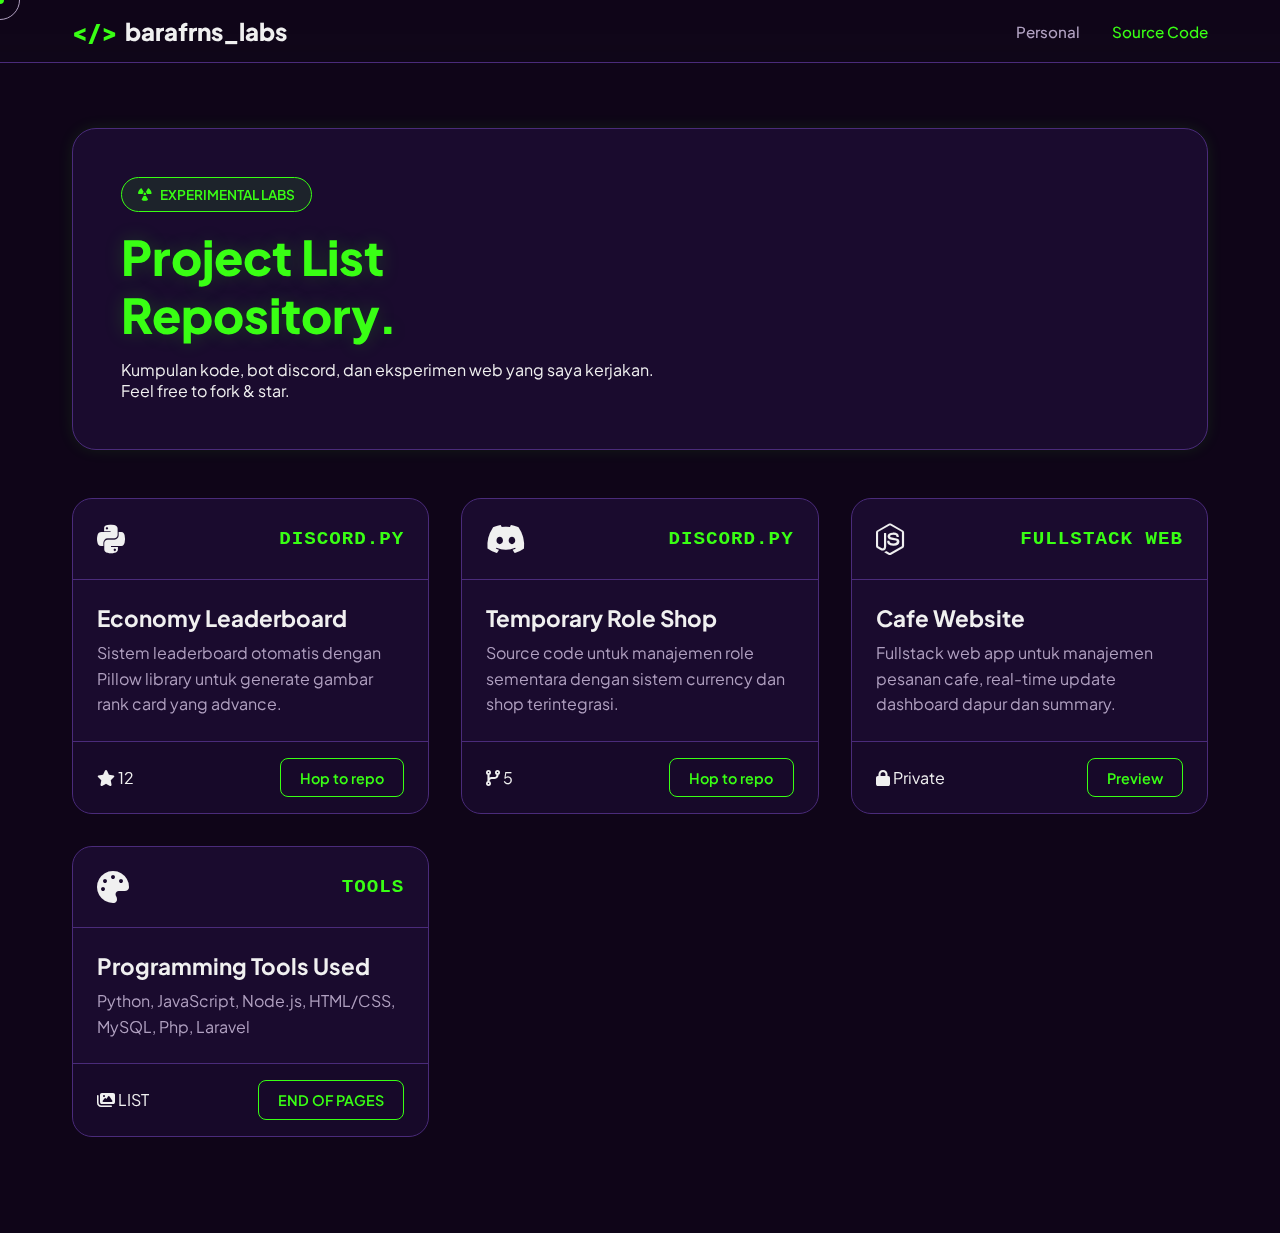
<file: projects.html>
<!DOCTYPE html>
<html lang="en" data-theme="hulk"> <head>
    <meta charset="UTF-8">
    <meta name="viewport" content="width=device-width, initial-scale=1.0">
    <title>Projects | Barafrns</title>
    <link href="https://unpkg.com/aos@2.3.1/dist/aos.css" rel="stylesheet">
    <link href="https://cdnjs.cloudflare.com/ajax/libs/font-awesome/6.4.0/css/all.min.css" rel="stylesheet">
    <link href="https://fonts.googleapis.com/css2?family=Plus+Jakarta+Sans:wght@300;500;700;800&display=swap" rel="stylesheet">
    <link rel="stylesheet" href="./style.css">
</head>
<body>
    <div class="cursor-dot" data-cursor-dot></div>
    <div class="cursor-outline" data-cursor-outline></div>

    <nav id="navbar">
        <div class="nav-container">
            <a href="index.html" class="logo"><span class="logo-symbol">&lt;/&gt;</span> barafrns_labs</a>
            
            <button id="hamburger" aria-label="Menu">
                <i class="fas fa-bars"></i>
            </button>

            <div class="nav-right" id="nav-menu">
                <ul id="nav-links">
                    <li><a href="index.html" class="nav-link">Personal</a></li>
                    <li><a href="projects.html" class="nav-link active">Source Code</a></li>
                </ul>
            </div>
        </div>
    </nav>

    <main>
        <section class="section projects-hero">
            <div class="project-header" data-aos="fade-down">
                <div class="status-badge hulk-badge">
                    <i class="fas fa-radiation"></i> EXPERIMENTAL LABS
                </div>
                <h1 class="hulk-title">Project List<br>Repository.</h1>
                <p>Kumpulan kode, bot discord, dan eksperimen web yang saya kerjakan. <br>Feel free to fork & star.</p>
            </div>

            <div class="code-grid">
                <div class="code-card" data-aos="fade-up" data-aos-delay="100">
                    <div class="code-header">
                        <i class="fab fa-python fa-2x"></i>
                        <span class="code-lang">DISCORD.PY</span>
                    </div>
                    <div class="code-body">
                        <h3>Economy Leaderboard</h3>
                        <p>Sistem leaderboard otomatis dengan Pillow library untuk generate gambar rank card yang advance.</p>
                    </div>
                    <div class="code-footer">
                        <span><i class="fas fa-star"></i> 12</span>
                        <a href="https://github.com/tfbarrr/Economy-leaderboard" class="btn-code">Hop to repo</a>
                    </div>
                </div>

                <div class="code-card" data-aos="fade-up" data-aos-delay="200">
                    <div class="code-header">
                        <i class="fab fa-discord fa-2x"></i>
                        <span class="code-lang">DISCORD.PY</span>
                    </div>
                    <div class="code-body">
                        <h3>Temporary Role Shop</h3>
                        <p>Source code untuk manajemen role sementara dengan sistem currency dan shop terintegrasi.</p>
                    </div>
                    <div class="code-footer">
                        <span><i class="fas fa-code-branch"></i> 5</span>
                        <a href="https://github.com/tfbarrr/Temprole-shop" class="btn-code">Hop to repo</a>
                    </div>
                </div>

                <div class="code-card" data-aos="fade-up" data-aos-delay="300">
                    <div class="code-header">
                        <i class="fab fa-node-js fa-2x"></i>
                        <span class="code-lang">FULLSTACK WEB</span>
                    </div>
                    <div class="code-body">
                        <h3>Cafe Website</h3>
                        <p>Fullstack web app untuk manajemen pesanan cafe, real-time update dashboard dapur dan summary.</p>
                    </div>
                    <div class="code-footer">
                        <span><i class="fas fa-lock"></i> Private</span>
                        <a href="https://staco.biz.id" class="btn-code">Preview</a>
                    </div>
                </div>

                <div class="code-card" data-aos="fade-up" data-aos-delay="400">
                    <div class="code-header">
                        <i class="fas fa-palette fa-2x"></i>
                        <span class="code-lang">TOOLS</span>
                    </div>
                    <div class="code-body">
                        <h3>Programming Tools Used</h3>
                        <p>Python, JavaScript, Node.js, HTML/CSS, MySQL, Php, Laravel</p>
                    </div>
                    <div class="code-footer">
                        <span><i class="fas fa-images"></i> LIST</span>
                        <a href="#" class="btn-code">END OF PAGES</a>
                    </div>
                </div>
            </div>
        </section>
    </main>

    <script src="https://unpkg.com/aos@2.3.1/dist/aos.js"></script>
    <script src="./script.js"></script>
</body>
</html>
</file>
<file: style.css>
/* =========================================
   1. VARIABLES & THEMES
   ========================================= */
:root {
    --font-main: 'Plus Jakarta Sans', sans-serif;

    /* DEFAULT LIGHT THEME */
    --bg-color: #f8f9fa;
    --card-bg: #ffffff;
    --text-primary: #1a1a1a;
    --text-secondary: #666666;
    --accent-color: #5865f2; /* Discord Blue */
    --accent-hover: #4752c4;
    --border-color: #e5e7eb;
    --shadow-sm: 0 4px 6px -1px rgba(0, 0, 0, 0.1);
    --shadow-md: 0 10px 15px -3px rgba(0, 0, 0, 0.1);
}

/* DARK THEME */
[data-theme="dark"] {
    --bg-color: #0a0a0c;
    --card-bg: #16161a;
    --text-primary: #fffffe;
    --text-secondary: #94a1b2;
    --accent-color: #7f5af0; /* Purple accent */
    --accent-hover: #6246ea;
    --border-color: #242629;
    --shadow-sm: 0 4px 6px -1px rgba(0, 0, 0, 0.5);
    --shadow-md: 0 10px 15px -3px rgba(0, 0, 0, 0.5);
}

/* HULK THEME (For Projects Page) */
[data-theme="hulk"] {
    --bg-color: #0f0518; /* Deep Purple BG */
    --card-bg: #1a0b2e;  /* Lighter Purple Card */
    --text-primary: #f0f0f0;
    --text-secondary: #b0a0c0;
    --accent-color: #39ff14; /* Neon Green */
    --accent-hover: #32cd32;
    --border-color: #4a2b7a;
    --shadow-sm: 0 0 15px rgba(57, 255, 20, 0.1);
    --shadow-md: 0 0 30px rgba(57, 255, 20, 0.15);
}

/* =========================================
   2. RESET & BASE STYLES
   ========================================= */
* { margin: 0; padding: 0; box-sizing: border-box; cursor: none; /* Hide default cursor */ }

html { scroll-behavior: smooth; }

body {
    background-color: var(--bg-color);
    color: var(--text-primary);
    font-family: var(--font-main);
    transition: background-color 0.3s ease, color 0.3s ease;
    overflow-x: hidden;
}

/* =========================================
   3. CUSTOM CURSOR
   ========================================= */
.cursor-dot, .cursor-outline {
    position: fixed; top: 0; left: 0;
    transform: translate(-50%, -50%);
    border-radius: 50%; z-index: 9999;
    pointer-events: none;
}
.cursor-dot { width: 8px; height: 8px; background-color: var(--accent-color); }
.cursor-outline {
    width: 40px; height: 40px;
    border: 1px solid var(--text-secondary);
    transition: width 0.2s, height 0.2s, background-color 0.2s;
}

/* =========================================
   4. NAVBAR
   ========================================= */
nav {
    position: fixed; top: 0; width: 100%; z-index: 100;
    backdrop-filter: blur(12px);
    background: rgba(var(--card-bg), 0.8); /* Fallback */
    border-bottom: 1px solid var(--border-color);
    padding: 1rem 0;
    transition: all 0.3s ease;
}

.nav-container {
    max-width: 1200px; margin: 0 auto; padding: 0 2rem;
    display: flex; justify-content: space-between; align-items: center;
}

.logo {
    font-weight: 800; font-size: 1.5rem; text-decoration: none;
    color: var(--text-primary); display: flex; align-items: center; gap: 0.5rem;
}
.logo-symbol { color: var(--accent-color); }

.nav-right { display: flex; align-items: center; gap: 2rem; }
#nav-links { list-style: none; display: flex; gap: 2rem; }

.nav-link {
    text-decoration: none; color: var(--text-secondary);
    font-weight: 500; transition: color 0.3s;
    font-size: 0.95rem;
}
.nav-link:hover, .nav-link.active { color: var(--accent-color); }

#theme-toggle {
    background: none; border: 1px solid var(--border-color);
    color: var(--text-primary); padding: 0.5rem; border-radius: 50%;
    cursor: none; width: 40px; height: 40px; display: grid; place-items: center;
    transition: all 0.3s;
}
#theme-toggle:hover { 
    background: var(--accent-color); 
    color: var(--bg-color); 
    border-color: var(--accent-color); 
}

/* =========================================
   5. HERO SECTION (BENTO GRID)
   ========================================= */
.hero-section {
    min-height: 100vh; 
    padding: 8rem 2rem 4rem;
    max-width: 1200px; 
    margin: 0 auto;
    display: flex; 
    align-items: center;
}

.bento-grid {
    display: grid;
    grid-template-columns: 1.5fr 1fr 1fr;
    grid-template-rows: 320px 220px;
    gap: 1.5rem; 
    width: 100%;
}

.bento-item {
    background: var(--card-bg); 
    border-radius: 24px;
    padding: 2rem; 
    border: 1px solid var(--border-color);
    box-shadow: var(--shadow-sm); 
    position: relative; 
    overflow: hidden;
    transition: transform 0.4s cubic-bezier(0.2, 0.8, 0.2, 1), border-color 0.3s;
}

.bento-item:hover {
    transform: translateY(-5px); 
    box-shadow: var(--shadow-md);
    border-color: var(--accent-color);
}

/* Grid Assignments */
.intro-card { grid-column: 1 / 2; grid-row: 1 / 3; display: flex; flex-direction: column; justify-content: space-between; }
.photo-card { grid-column: 2 / 3; grid-row: 1 / 2; padding: 0; }
.social-card { grid-column: 3 / 4; grid-row: 1 / 2; display: flex; flex-direction: column; justify-content: space-between; background: var(--accent-color); border: none; }
.map-card { grid-column: 2 / 4; grid-row: 2 / 3; display: flex; align-items: center; justify-content: center; background-image: url('https://upload.wikimedia.org/wikipedia/commons/e/ec/World_map_blank_without_borders.svg'); background-size: cover; background-position: center; filter: grayscale(1) opacity(0.5); }
[data-theme="dark"] .map-card { filter: invert(1) grayscale(1) opacity(0.3); }

/* Card Contents */
.status-badge {
    display: inline-flex; align-items: center; gap: 0.5rem;
    background: rgba(var(--accent-color), 0.1); color: var(--accent-color);
    padding: 0.5rem 1rem; border-radius: 20px; 
    font-size: 0.85rem; font-weight: 600;
    width: fit-content; margin-bottom: 1rem; 
    border: 1px solid rgba(var(--accent-color), 0.2);
}
.pulse-dot { width: 8px; height: 8px; background: var(--accent-color); border-radius: 50%; animation: pulse 2s infinite; }
@keyframes pulse { 0% { box-shadow: 0 0 0 0 rgba(var(--accent-color), 0.7); } 70% { box-shadow: 0 0 0 10px rgba(var(--accent-color), 0); } 100% { box-shadow: 0 0 0 0 rgba(var(--accent-color), 0); } }

.intro-card h1 { font-size: clamp(2.5rem, 4vw, 3.5rem); line-height: 1.1; margin-bottom: 1rem; font-weight: 800; }
.intro-card p { color: var(--text-secondary); font-size: 1.1rem; line-height: 1.6; }

.profile-img { width: 100%; height: 100%; object-fit: cover; transition: 0.5s; }
.photo-card:hover .profile-img { transform: scale(1.1); }
.overlay-info { position: absolute; bottom: 0; left: 0; width: 100%; padding: 1.5rem; background: linear-gradient(to top, rgba(0,0,0,0.9), transparent); color: #fff; }

.social-links { display: flex; gap: 1rem; }
.social-btn { font-size: 2rem; color: var(--bg-color) !important; opacity: 0.8; transition: 0.3s; }
.social-btn:hover { opacity: 1; transform: scale(1.1); }
.stat-box { text-align: right; color: var(--bg-color) !important; }
.stat-box .number { display: block; font-size: 3.5rem; font-weight: 800; line-height: 1; }

.map-content { background: var(--card-bg); padding: 1rem 2rem; border-radius: 50px; display: flex; align-items: center; gap: 1rem; box-shadow: var(--shadow-md); border: 1px solid var(--border-color); font-weight: 600; }

/* =========================================
   6. BIODATA SECTION (FIXED & PATENT)
   ========================================= */
.section { max-width: 1200px; margin: 0 auto; padding: 4rem 2rem 6rem; }
.section-title { font-size: 2.5rem; margin-bottom: 3rem; color: var(--text-primary); position: relative; display: inline-block; }
.section-title::after { content: ''; position: absolute; bottom: -5px; left: 0; width: 50%; height: 4px; background: var(--accent-color); border-radius: 2px; }

.biodata-grid {
    display: grid;
    grid-template-columns: repeat(auto-fit, minmax(300px, 1fr));
    gap: 1.5rem;
    width: 100%;
}

.bio-item {
    background: var(--card-bg);
    padding: 2.5rem 2rem;
    border-radius: 24px;
    border: 1px solid var(--border-color);
    transition: all 0.3s ease;
    display: flex;
    flex-direction: column;
    justify-content: center;
    position: relative;
    overflow: hidden;
}

.bio-item:hover {
    border-color: var(--accent-color);
    transform: translateY(-5px);
    box-shadow: var(--shadow-md);
}

.bio-icon { font-size: 2rem; color: var(--accent-color); margin-bottom: 1rem; }
.bio-label { color: var(--text-secondary); font-size: 0.85rem; text-transform: uppercase; letter-spacing: 2px; margin-bottom: 0.5rem; font-weight: 700; }
.bio-value { font-size: 1.5rem; font-weight: 800; color: var(--text-primary); }

/* Timeline Fix */
.education-timeline {
    border-left: 2px solid var(--border-color);
    padding-left: 2rem;
    margin-top: 1.5rem;
    margin-left: 0.5rem;
}

.edu-item { position: relative; margin-bottom: 2rem; }
.edu-item:last-child { margin-bottom: 0; }
.edu-item::before {
    content: ''; position: absolute; left: -2.65rem; top: 0.3rem;
    width: 14px; height: 14px;
    background: var(--accent-color);
    border-radius: 50%;
    outline: 5px solid var(--card-bg);
}

.edu-year { color: var(--accent-color); font-weight: 700; font-size: 0.9rem; margin-bottom: 0.2rem; }
.edu-degree { font-size: 1.1rem; font-weight: 700; color: var(--text-primary); margin-bottom: 0.2rem; }
.edu-school { color: var(--text-secondary); font-size: 0.95rem; }

.social-mini-btn {
    width: 40px; height: 40px;
    border-radius: 50%;
    border: 1px solid var(--border-color);
    display: flex; align-items: center; justify-content: center;
    color: var(--text-secondary);
    transition: 0.3s;
}
.social-mini-btn:hover { background: var(--accent-color); color: var(--bg-color); border-color: var(--accent-color); }

/* =========================================
   7. PROJECTS PAGE STYLES (CODE GRID)
   ========================================= */
.code-grid { display: grid; grid-template-columns: repeat(auto-fill, minmax(320px, 1fr)); gap: 2rem; width: 100%; }
.code-card {
    background: var(--card-bg); border-radius: 20px; border: 1px solid var(--border-color);
    overflow: hidden; transition: all 0.4s ease; display: flex; flex-direction: column;
}
.code-card:hover { transform: translateY(-10px); border-color: var(--accent-color); box-shadow: var(--shadow-md); }
.code-header { 
    padding: 1.5rem; 
    background: rgba(var(--accent-color), 0.05); 
    display: flex; justify-content: space-between; align-items: center; 
    border-bottom: 1px solid var(--border-color);
}
.code-lang { font-family: monospace; color: var(--accent-color); font-weight: bold; font-size: 1.2rem; letter-spacing: 1px; }
.code-body { padding: 1.5rem; flex-grow: 1; }
.code-body h3 { font-size: 1.4rem; margin-bottom: 0.5rem; color: var(--text-primary); }
.code-body p { color: var(--text-secondary); font-size: 1rem; line-height: 1.6; }
.code-footer { padding: 1rem 1.5rem; border-top: 1px solid var(--border-color); display: flex; justify-content: space-between; align-items: center; background: rgba(0,0,0,0.1); }
.btn-code {
    padding: 0.6rem 1.2rem; background: transparent; border: 1px solid var(--accent-color);
    color: var(--accent-color); border-radius: 8px; text-decoration: none; font-weight: 600;
    transition: 0.3s; font-size: 0.9rem;
}
.btn-code:hover { background: var(--accent-color); color: #000; box-shadow: 0 0 15px var(--accent-color); }

/* =========================================
   8. FOOTER & RESPONSIVE
   ========================================= */
footer { padding: 3rem 0; text-align: center; border-top: 1px solid var(--border-color); margin-top: auto; color: var(--text-secondary); }

@media (max-width: 900px) {
    .bento-grid { grid-template-columns: 1fr; grid-template-rows: auto; gap: 1rem; }
    .intro-card, .photo-card, .social-card, .map-card { grid-column: 1 / -1; grid-row: auto; }
    .hero-section { padding: 6rem 1.5rem 3rem; }
    .nav-right { display: none; } /* Hide nav on mobile for simplicity, or add hamburger back if needed */
    .biodata-grid { grid-template-columns: 1fr; }
    .bio-item[style*="span 2"] { grid-column: auto !important; }
}
/* =========================================
   9. MOBILE RESPONSIVE NAVBAR (ADDITION)
   ========================================= */

/* Default: Sembunyikan Hamburger di Desktop */
#hamburger {
    display: none;
    background: none;
    border: none;
    color: var(--text-primary);
    font-size: 1.5rem;
    z-index: 102;
    cursor: none; /* Mengikuti custom cursor */
}

/* Tampilan Mobile */
@media (max-width: 900px) {
    /* 1. Tampilkan Tombol Hamburger */
    #hamburger {
        display: block;
    }

    /* 2. Ubah Nav Right menjadi Side Menu */
    .nav-right {
        display: flex !important; /* Override display: none lama */
        position: fixed;
        top: 0;
        right: -100%; /* Sembunyi di kanan layar */
        width: 75%;   /* Lebar menu */
        height: 100vh;
        background: var(--card-bg);
        flex-direction: column;
        justify-content: center;
        align-items: center;
        gap: 2rem;
        transition: 0.4s cubic-bezier(0.4, 0, 0.2, 1);
        box-shadow: -5px 0 15px rgba(0,0,0,0.5);
        backdrop-filter: blur(10px);
        z-index: 101; /* Di atas konten lain */
    }

    /* Class Active untuk memunculkan menu */
    .nav-right.active {
        right: 0;
    }

    /* 3. Style Links di dalam Mobile Menu */
    #nav-links {
        flex-direction: column;
        align-items: center;
        gap: 2.5rem;
        font-size: 1.2rem;
    }

    /* 4. Style Tombol Theme di dalam Mobile Menu */
    #theme-toggle {
        width: 50px;
        height: 50px;
        font-size: 1.2rem;
        border: 2px solid var(--border-color);
    }
}
/* =========================================
   10. PROJECTS PAGE SPECIFIC (CLEANUP)
   ========================================= */

/* Hero Section khusus Projects */
.projects-hero {
    padding-top: 8rem;
    min-height: auto;
}

/* Header Card (Pengganti Intro Card Bento) */
.project-header {
    background: var(--card-bg);
    border-radius: 24px;
    padding: 3rem;
    border: 1px solid var(--border-color);
    box-shadow: var(--shadow-sm);
    margin-bottom: 3rem;
    position: relative;
    overflow: hidden;
    transition: all 0.3s ease;
}

.project-header:hover {
    border-color: var(--accent-color);
    box-shadow: var(--shadow-md);
    transform: translateY(-5px);
}

.project-header h1 {
    font-size: clamp(2rem, 4vw, 3rem);
    margin-bottom: 1rem;
    font-weight: 800;
    line-height: 1.2;
}

/* --- TEMA HULK SPECIFIC --- */
/* Menggantikan inline style yang panjang */
.hulk-badge {
    background: rgba(57, 255, 20, 0.1) !important; 
    color: #39ff14 !important; 
    border: 1px solid #39ff14 !important; /* Warna Border Solid Neon */
}

.hulk-title {
    color: #39ff14 !important; /* Neon Green Text */
    text-shadow: 0 0 20px rgba(57, 255, 20, 0.2);
}

/* Responsiveness untuk Projects */
@media (max-width: 768px) {
    .project-header {
        padding: 2rem;
        text-align: center;
    }
    .projects-hero {
        padding-top: 6rem;
    }
    .code-grid {
        grid-template-columns: 1fr; /* 1 Kolom di HP */
    }
}
</file>
